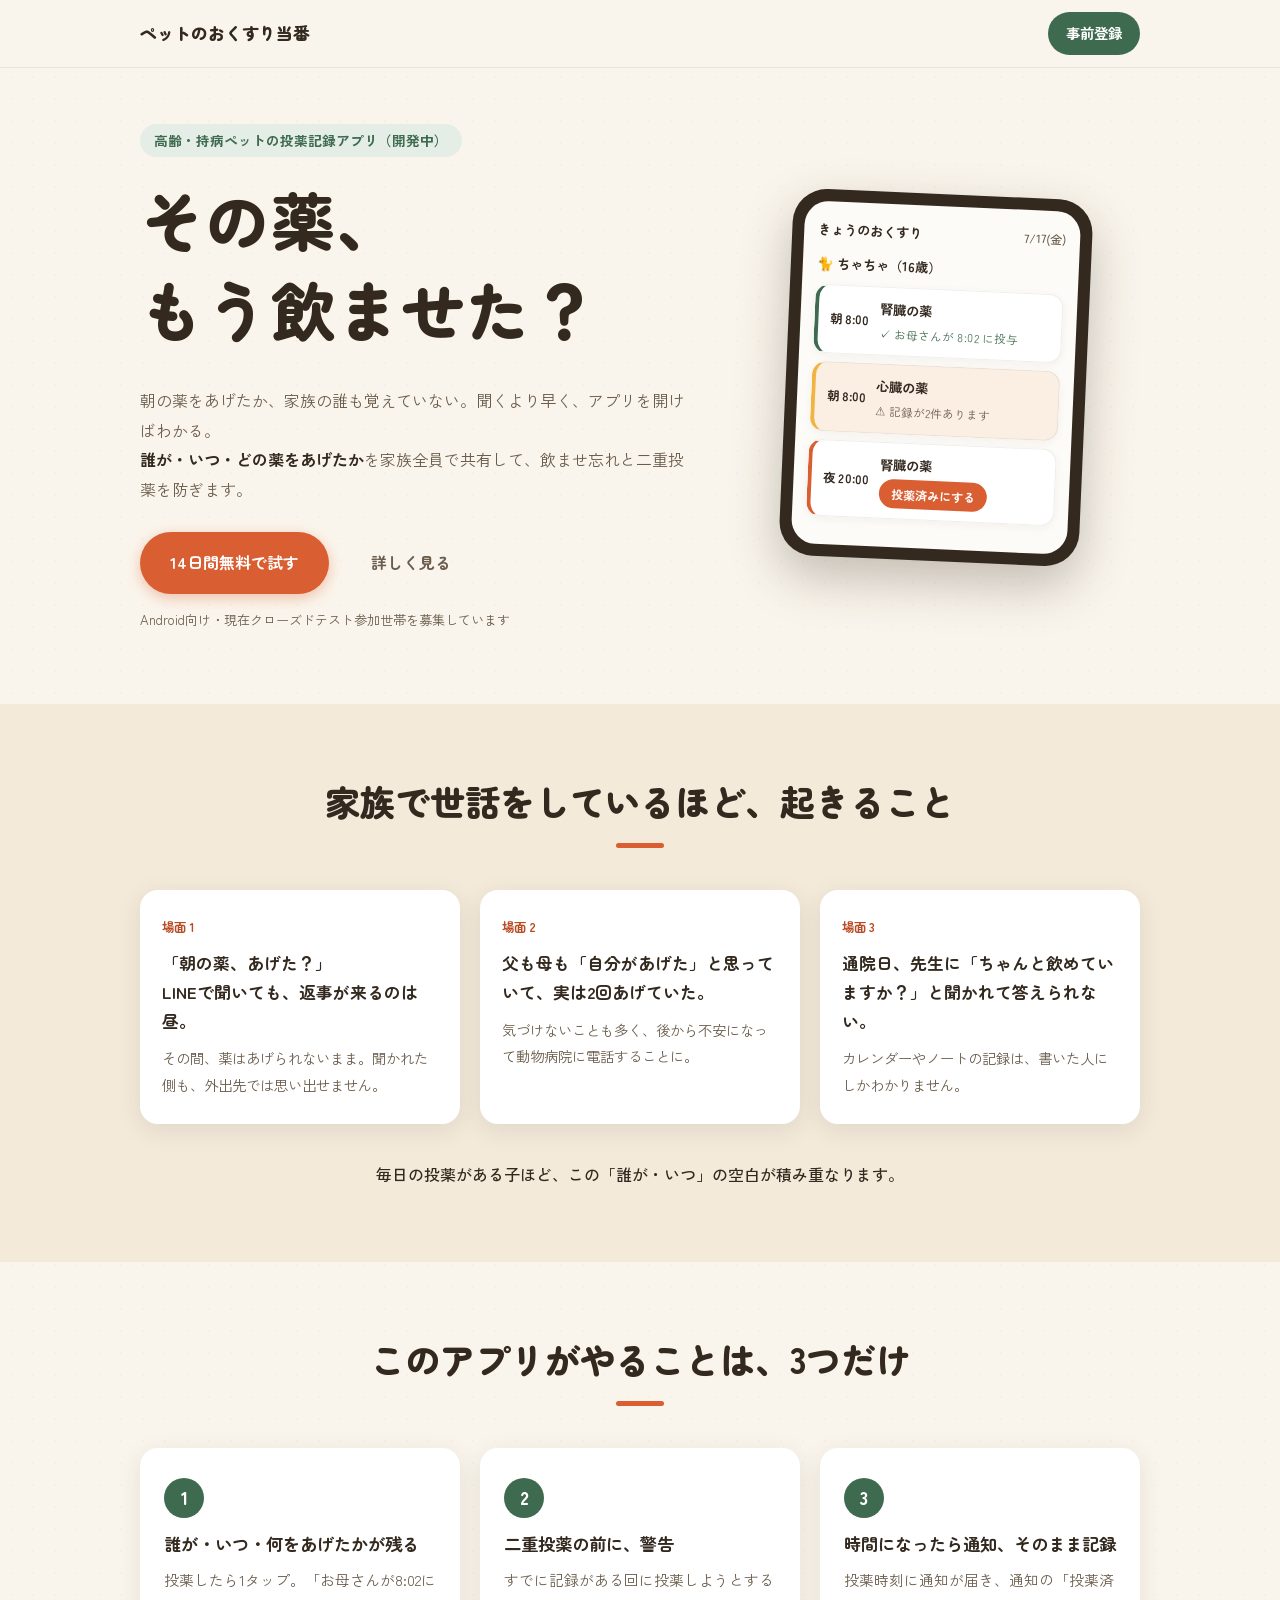
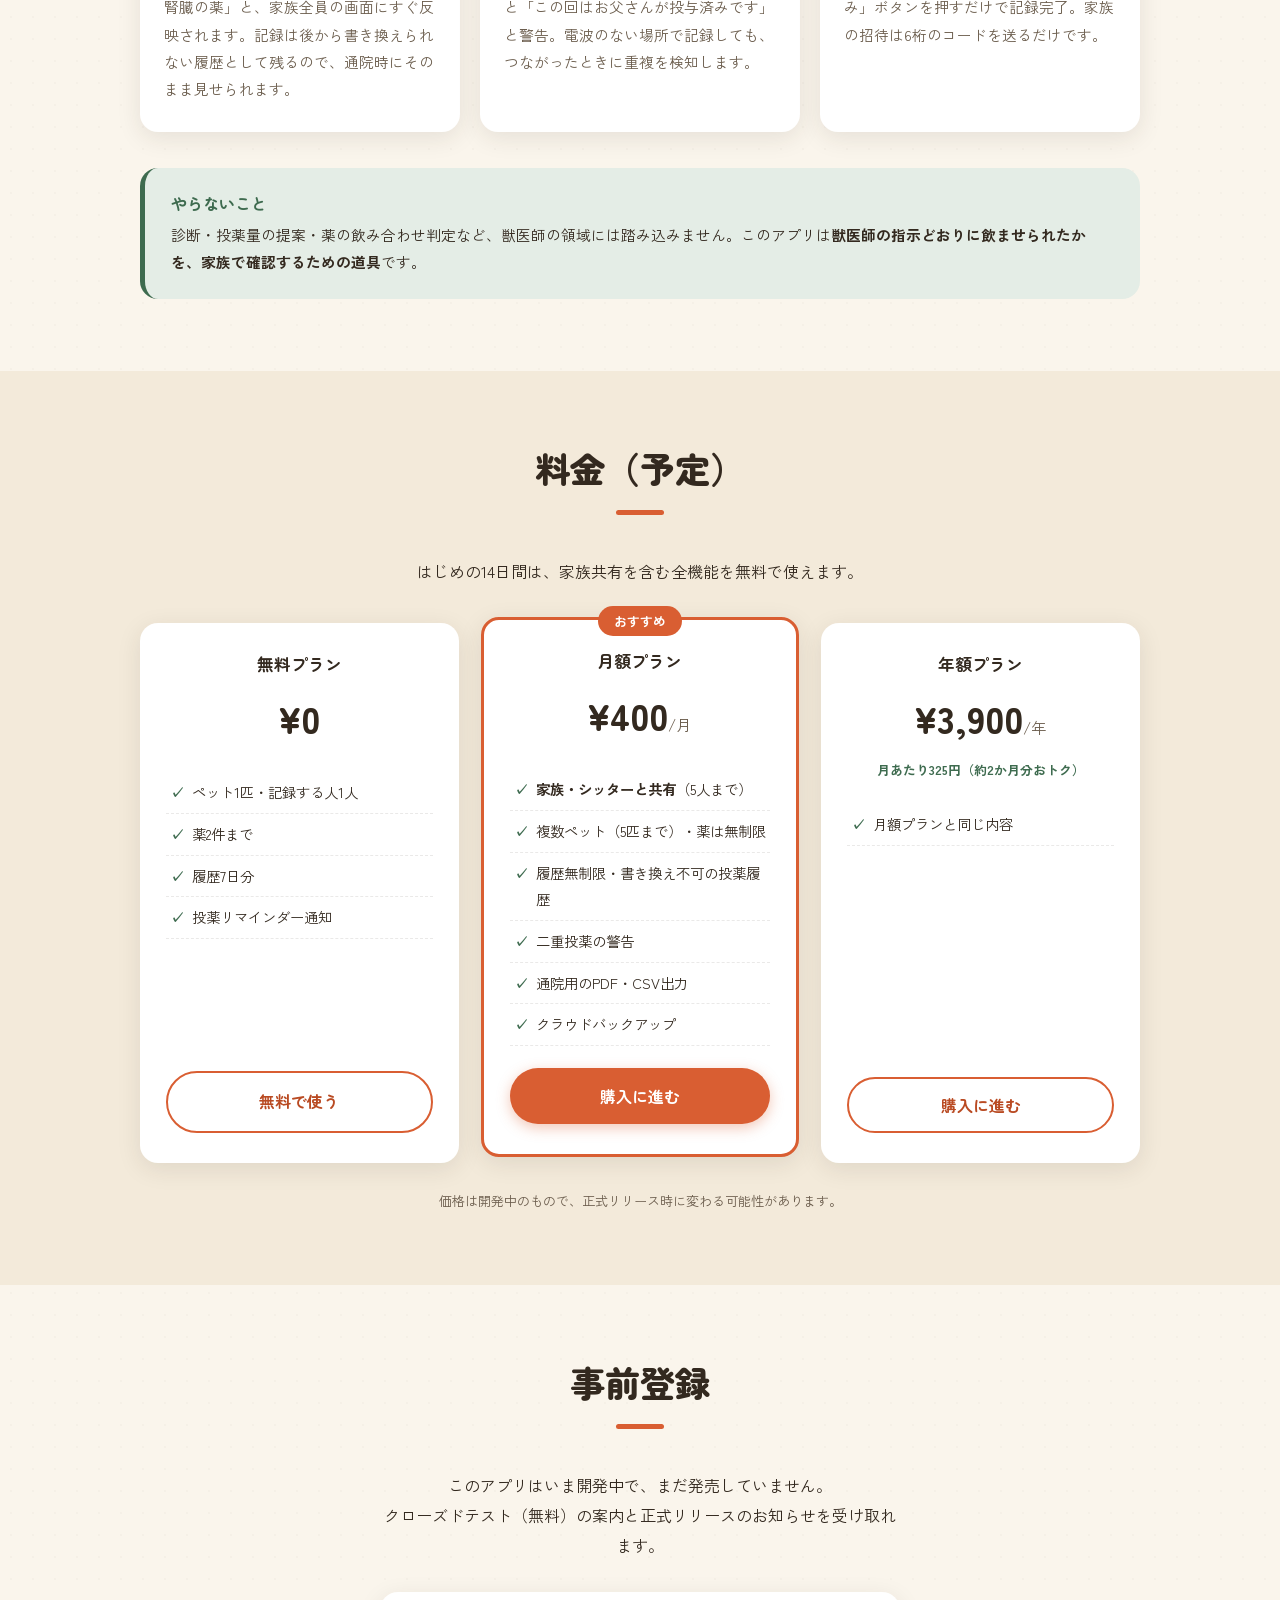
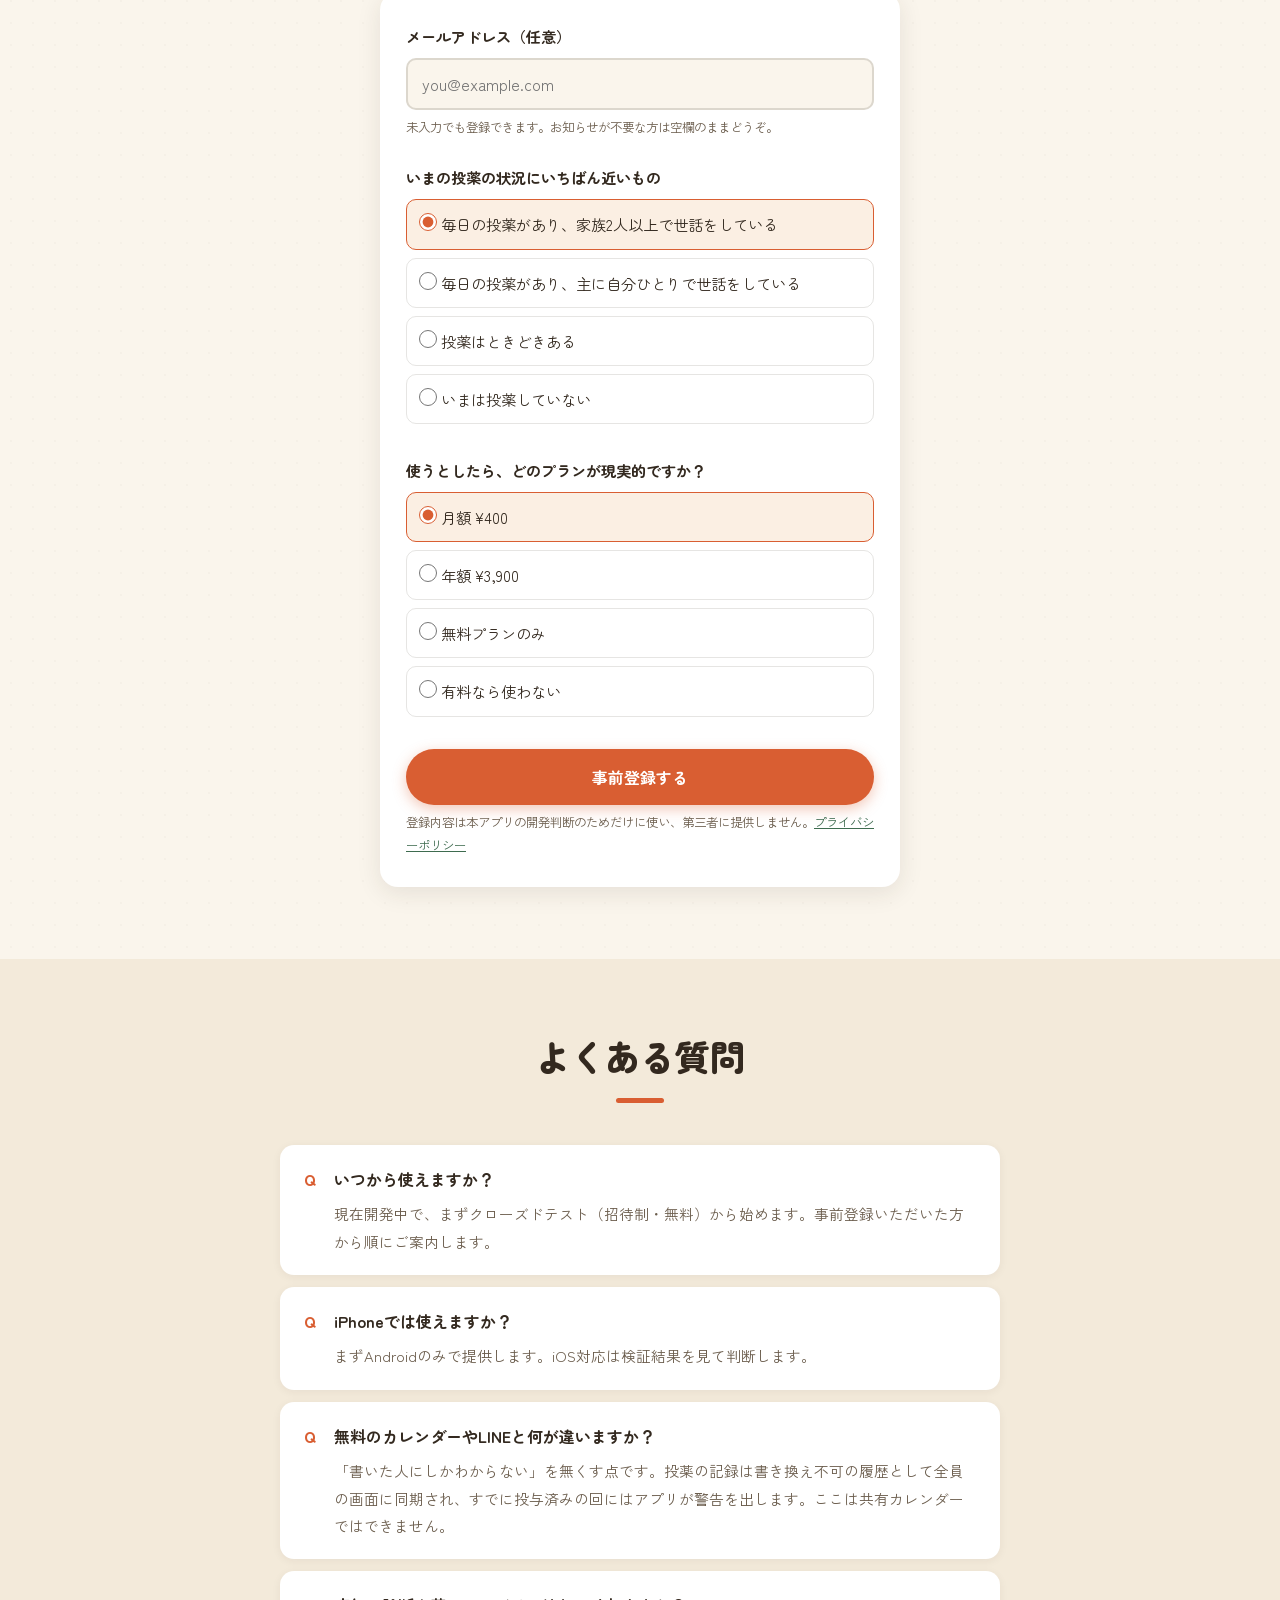
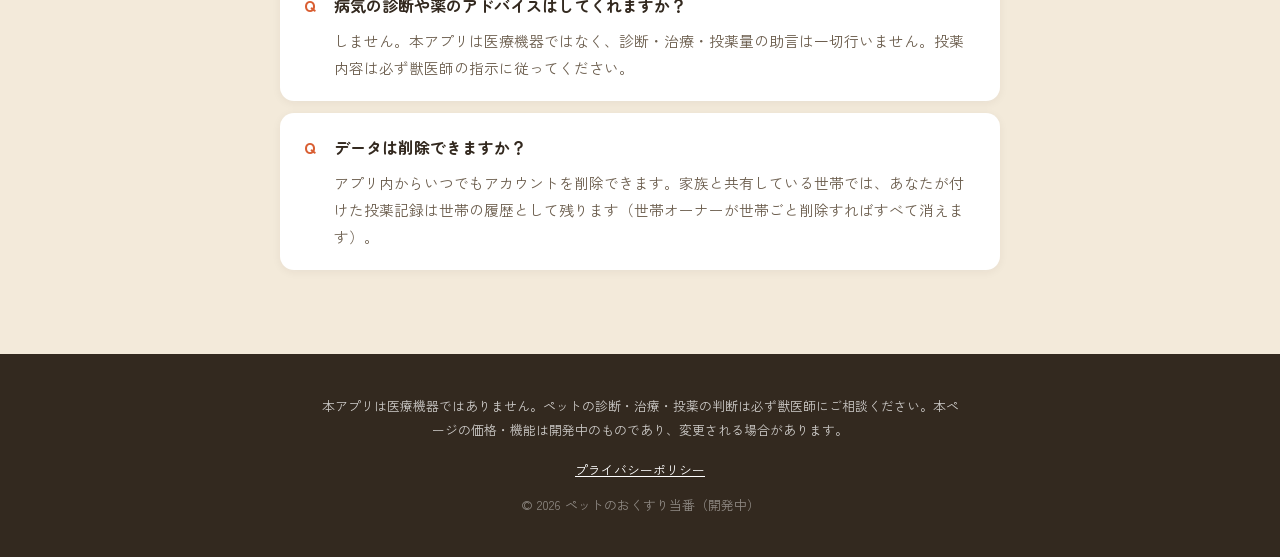
<file: lp/index.html>
<!DOCTYPE html>
<html lang="ja">
<head>
<meta charset="UTF-8">
<meta name="viewport" content="width=device-width, initial-scale=1.0">
<title>ペットのおくすり当番 — 家族で防ぐ、飲ませ忘れと二重投薬</title>
<meta name="description" content="高齢・持病の犬猫の投薬を家族で共有。誰が・いつ・どの薬をあげたかが1タップでわかる、投薬記録アプリ（開発中・事前登録受付中）">
<link rel="preconnect" href="https://fonts.googleapis.com">
<link rel="preconnect" href="https://fonts.gstatic.com" crossorigin>
<link href="https://fonts.googleapis.com/css2?family=Zen+Maru+Gothic:wght@500;700;900&family=Zen+Kaku+Gothic+New:wght@400;500;700&display=swap" rel="stylesheet">
<link rel="stylesheet" href="css/style.css">
</head>
<body>

<header class="site-header">
  <div class="wrap header-inner">
    <span class="brand">ペットのおくすり当番</span>
    <a href="#preregister" class="header-cta" data-ev="cta_click" data-plan="header">事前登録</a>
  </div>
</header>

<main>
<!-- ============ HERO ============ -->
<section class="hero" aria-labelledby="hero-heading">
  <div class="wrap hero-grid">
    <div class="hero-copy">
      <p class="hero-eyebrow">高齢・持病ペットの投薬記録アプリ（開発中）</p>
      <h1 id="hero-heading">その薬、<br>もう飲ませた？</h1>
      <p class="hero-lead">
        朝の薬をあげたか、家族の誰も覚えていない。聞くより早く、アプリを開けばわかる。<br class="pc-only">
        <strong>誰が・いつ・どの薬をあげたか</strong>を家族全員で共有して、飲ませ忘れと二重投薬を防ぎます。
      </p>
      <div class="hero-actions">
        <a href="#pricing" class="btn btn-primary" data-ev="cta_click" data-plan="hero">14日間無料で試す</a>
        <a href="#problem" class="btn btn-ghost">詳しく見る</a>
      </div>
      <p class="hero-note">Android向け・現在クローズドテスト参加世帯を募集しています</p>
    </div>

    <!-- アプリ画面イメージ（CSSモック） -->
    <div class="phone" aria-hidden="true">
      <div class="phone-screen">
        <div class="phone-appbar">きょうのおくすり <span>7/17(金)</span></div>
        <div class="phone-pet">🐈 ちゃちゃ（16歳）</div>
        <div class="dose-card done">
          <div class="dose-time">朝 8:00</div>
          <div class="dose-body">
            <span class="dose-name">腎臓の薬</span>
            <span class="dose-by">✓ お母さんが 8:02 に投与</span>
          </div>
        </div>
        <div class="dose-card warn">
          <div class="dose-time">朝 8:00</div>
          <div class="dose-body">
            <span class="dose-name">心臓の薬</span>
            <span class="dose-by">⚠ 記録が2件あります</span>
          </div>
        </div>
        <div class="dose-card todo">
          <div class="dose-time">夜 20:00</div>
          <div class="dose-body">
            <span class="dose-name">腎臓の薬</span>
            <button class="dose-btn" tabindex="-1">投薬済みにする</button>
          </div>
        </div>
      </div>
    </div>
  </div>
</section>

<!-- ============ 問題 ============ -->
<section id="problem" class="problem" aria-labelledby="problem-heading">
  <div class="wrap">
    <h2 id="problem-heading">家族で世話をしているほど、<br class="sp-only">起きること</h2>
    <div class="scene-grid">
      <article class="scene">
        <p class="scene-tag">場面 1</p>
        <p class="scene-quote">「朝の薬、あげた？」<br>LINEで聞いても、返事が来るのは昼。</p>
        <p class="scene-desc">その間、薬はあげられないまま。聞かれた側も、外出先では思い出せません。</p>
      </article>
      <article class="scene">
        <p class="scene-tag">場面 2</p>
        <p class="scene-quote">父も母も「自分があげた」と思っていて、実は2回あげていた。</p>
        <p class="scene-desc">気づけないことも多く、後から不安になって動物病院に電話することに。</p>
      </article>
      <article class="scene">
        <p class="scene-tag">場面 3</p>
        <p class="scene-quote">通院日、先生に「ちゃんと飲めていますか？」と聞かれて答えられない。</p>
        <p class="scene-desc">カレンダーやノートの記録は、書いた人にしかわかりません。</p>
      </article>
    </div>
    <p class="problem-close">毎日の投薬がある子ほど、この「誰が・いつ」の空白が積み重なります。</p>
  </div>
</section>

<!-- ============ 解決 ============ -->
<section class="solution" aria-labelledby="solution-heading">
  <div class="wrap">
    <h2 id="solution-heading">このアプリがやることは、<br class="sp-only">3つだけ</h2>
    <div class="feature-grid">
      <article class="feature">
        <div class="feature-num">1</div>
        <h3>誰が・いつ・何をあげたかが残る</h3>
        <p>投薬したら1タップ。「お母さんが8:02に腎臓の薬」と、家族全員の画面にすぐ反映されます。記録は後から書き換えられない履歴として残るので、通院時にそのまま見せられます。</p>
      </article>
      <article class="feature">
        <div class="feature-num">2</div>
        <h3>二重投薬の前に、警告</h3>
        <p>すでに記録がある回に投薬しようとすると「この回はお父さんが投与済みです」と警告。電波のない場所で記録しても、つながったときに重複を検知します。</p>
      </article>
      <article class="feature">
        <div class="feature-num">3</div>
        <h3>時間になったら通知、そのまま記録</h3>
        <p>投薬時刻に通知が届き、通知の「投薬済み」ボタンを押すだけで記録完了。家族の招待は6桁のコードを送るだけです。</p>
      </article>
    </div>
    <div class="not-do">
      <h3>やらないこと</h3>
      <p>診断・投薬量の提案・薬の飲み合わせ判定など、獣医師の領域には踏み込みません。このアプリは<strong>獣医師の指示どおりに飲ませられたかを、家族で確認するための道具</strong>です。</p>
    </div>
  </div>
</section>

<!-- ============ 料金 ============ -->
<section id="pricing" class="pricing" aria-labelledby="pricing-heading">
  <div class="wrap">
    <h2 id="pricing-heading">料金（予定）</h2>
    <p class="pricing-lead">はじめの14日間は、家族共有を含む全機能を無料で使えます。</p>
    <div class="plan-grid">
      <article class="plan">
        <h3 class="plan-name">無料プラン</h3>
        <p class="plan-price"><span class="price-num">¥0</span></p>
        <ul class="plan-list">
          <li>ペット1匹・記録する人1人</li>
          <li>薬2件まで</li>
          <li>履歴7日分</li>
          <li>投薬リマインダー通知</li>
        </ul>
        <a href="#preregister" class="btn btn-outline plan-cta" data-ev="cta_click" data-plan="free">無料で使う</a>
      </article>
      <article class="plan plan-featured">
        <p class="plan-badge">おすすめ</p>
        <h3 class="plan-name">月額プラン</h3>
        <p class="plan-price"><span class="price-num">¥400</span><span class="price-unit">/月</span></p>
        <ul class="plan-list">
          <li><strong>家族・シッターと共有</strong>（5人まで）</li>
          <li>複数ペット（5匹まで）・薬は無制限</li>
          <li>履歴無制限・書き換え不可の投薬履歴</li>
          <li>二重投薬の警告</li>
          <li>通院用のPDF・CSV出力</li>
          <li>クラウドバックアップ</li>
        </ul>
        <button type="button" class="btn btn-primary plan-cta js-buy" data-ev="cta_click" data-plan="monthly">購入に進む</button>
      </article>
      <article class="plan">
        <h3 class="plan-name">年額プラン</h3>
        <p class="plan-price"><span class="price-num">¥3,900</span><span class="price-unit">/年</span></p>
        <p class="plan-sub">月あたり325円（約2か月分おトク）</p>
        <ul class="plan-list">
          <li>月額プランと同じ内容</li>
        </ul>
        <button type="button" class="btn btn-outline plan-cta js-buy" data-ev="cta_click" data-plan="yearly">購入に進む</button>
      </article>
    </div>
    <p class="pricing-note">価格は開発中のもので、正式リリース時に変わる可能性があります。</p>
  </div>
</section>

<!-- ============ 事前登録 ============ -->
<section id="preregister" class="preregister" aria-labelledby="prereg-heading">
  <div class="wrap prereg-inner">
    <h2 id="prereg-heading">事前登録</h2>
    <p class="prereg-lead">
      このアプリはいま開発中で、まだ発売していません。<br>
      クローズドテスト（無料）の案内と正式リリースのお知らせを受け取れます。
    </p>
    <form id="prereg-form" novalidate>
      <div class="field">
        <label for="f-email">メールアドレス（任意）</label>
        <input type="email" id="f-email" name="email" inputmode="email" autocomplete="email" placeholder="you@example.com">
        <p class="field-help">未入力でも登録できます。お知らせが不要な方は空欄のままどうぞ。</p>
      </div>
      <fieldset class="field">
        <legend>いまの投薬の状況にいちばん近いもの</legend>
        <label class="radio"><input type="radio" name="situation" value="daily_multi" checked> 毎日の投薬があり、家族2人以上で世話をしている</label>
        <label class="radio"><input type="radio" name="situation" value="daily_solo"> 毎日の投薬があり、主に自分ひとりで世話をしている</label>
        <label class="radio"><input type="radio" name="situation" value="sometimes"> 投薬はときどきある</label>
        <label class="radio"><input type="radio" name="situation" value="none"> いまは投薬していない</label>
      </fieldset>
      <fieldset class="field">
        <legend>使うとしたら、どのプランが現実的ですか？</legend>
        <label class="radio"><input type="radio" name="plan_interest" value="monthly" checked> 月額 ¥400</label>
        <label class="radio"><input type="radio" name="plan_interest" value="yearly"> 年額 ¥3,900</label>
        <label class="radio"><input type="radio" name="plan_interest" value="free"> 無料プランのみ</label>
        <label class="radio"><input type="radio" name="plan_interest" value="no"> 有料なら使わない</label>
      </fieldset>
      <button type="submit" class="btn btn-primary btn-block">事前登録する</button>
      <p class="field-help">登録内容は本アプリの開発判断のためだけに使い、第三者に提供しません。<a href="privacy.html">プライバシーポリシー</a></p>
    </form>
    <div id="prereg-done" class="prereg-done" hidden>
      <p><strong>登録を受け付けました。</strong></p>
      <p>クローズドテストの準備ができ次第、ご連絡します（メール未入力の方はこのページの更新をお待ちください）。</p>
    </div>
  </div>
</section>

<!-- ============ FAQ ============ -->
<section class="faq" aria-labelledby="faq-heading">
  <div class="wrap">
    <h2 id="faq-heading">よくある質問</h2>
    <dl class="faq-list">
      <div class="faq-item">
        <dt>いつから使えますか？</dt>
        <dd>現在開発中で、まずクローズドテスト（招待制・無料）から始めます。事前登録いただいた方から順にご案内します。</dd>
      </div>
      <div class="faq-item">
        <dt>iPhoneでは使えますか？</dt>
        <dd>まずAndroidのみで提供します。iOS対応は検証結果を見て判断します。</dd>
      </div>
      <div class="faq-item">
        <dt>無料のカレンダーやLINEと何が違いますか？</dt>
        <dd>「書いた人にしかわからない」を無くす点です。投薬の記録は書き換え不可の履歴として全員の画面に同期され、すでに投与済みの回にはアプリが警告を出します。ここは共有カレンダーではできません。</dd>
      </div>
      <div class="faq-item">
        <dt>病気の診断や薬のアドバイスはしてくれますか？</dt>
        <dd>しません。本アプリは医療機器ではなく、診断・治療・投薬量の助言は一切行いません。投薬内容は必ず獣医師の指示に従ってください。</dd>
      </div>
      <div class="faq-item">
        <dt>データは削除できますか？</dt>
        <dd>アプリ内からいつでもアカウントを削除できます。家族と共有している世帯では、あなたが付けた投薬記録は世帯の履歴として残ります（世帯オーナーが世帯ごと削除すればすべて消えます）。</dd>
      </div>
    </dl>
  </div>
</section>
</main>

<footer class="site-footer">
  <div class="wrap">
    <p class="footer-disclaimer">本アプリは医療機器ではありません。ペットの診断・治療・投薬の判断は必ず獣医師にご相談ください。本ページの価格・機能は開発中のものであり、変更される場合があります。</p>
    <p class="footer-links"><a href="privacy.html">プライバシーポリシー</a></p>
    <p class="footer-copy">© 2026 ペットのおくすり当番（開発中）</p>
  </div>
</footer>

<!-- 購入CTAモーダル（未発売の明示） -->
<div class="modal-backdrop" id="buy-modal" hidden>
  <div class="modal" role="dialog" aria-modal="true" aria-labelledby="modal-title">
    <h3 id="modal-title">まだ発売前です</h3>
    <p>「ペットのおくすり当番」は開発中のため、まだ購入できません。<br>
    事前登録いただくと、クローズドテスト（無料）と発売開始のご案内をお送りします。</p>
    <div class="modal-actions">
      <a href="#preregister" class="btn btn-primary js-modal-close" id="modal-prereg">事前登録に進む</a>
      <button type="button" class="btn btn-ghost js-modal-close">閉じる</button>
    </div>
  </div>
</div>

<script src="js/beacon.js"></script>
</body>
</html>
</file>
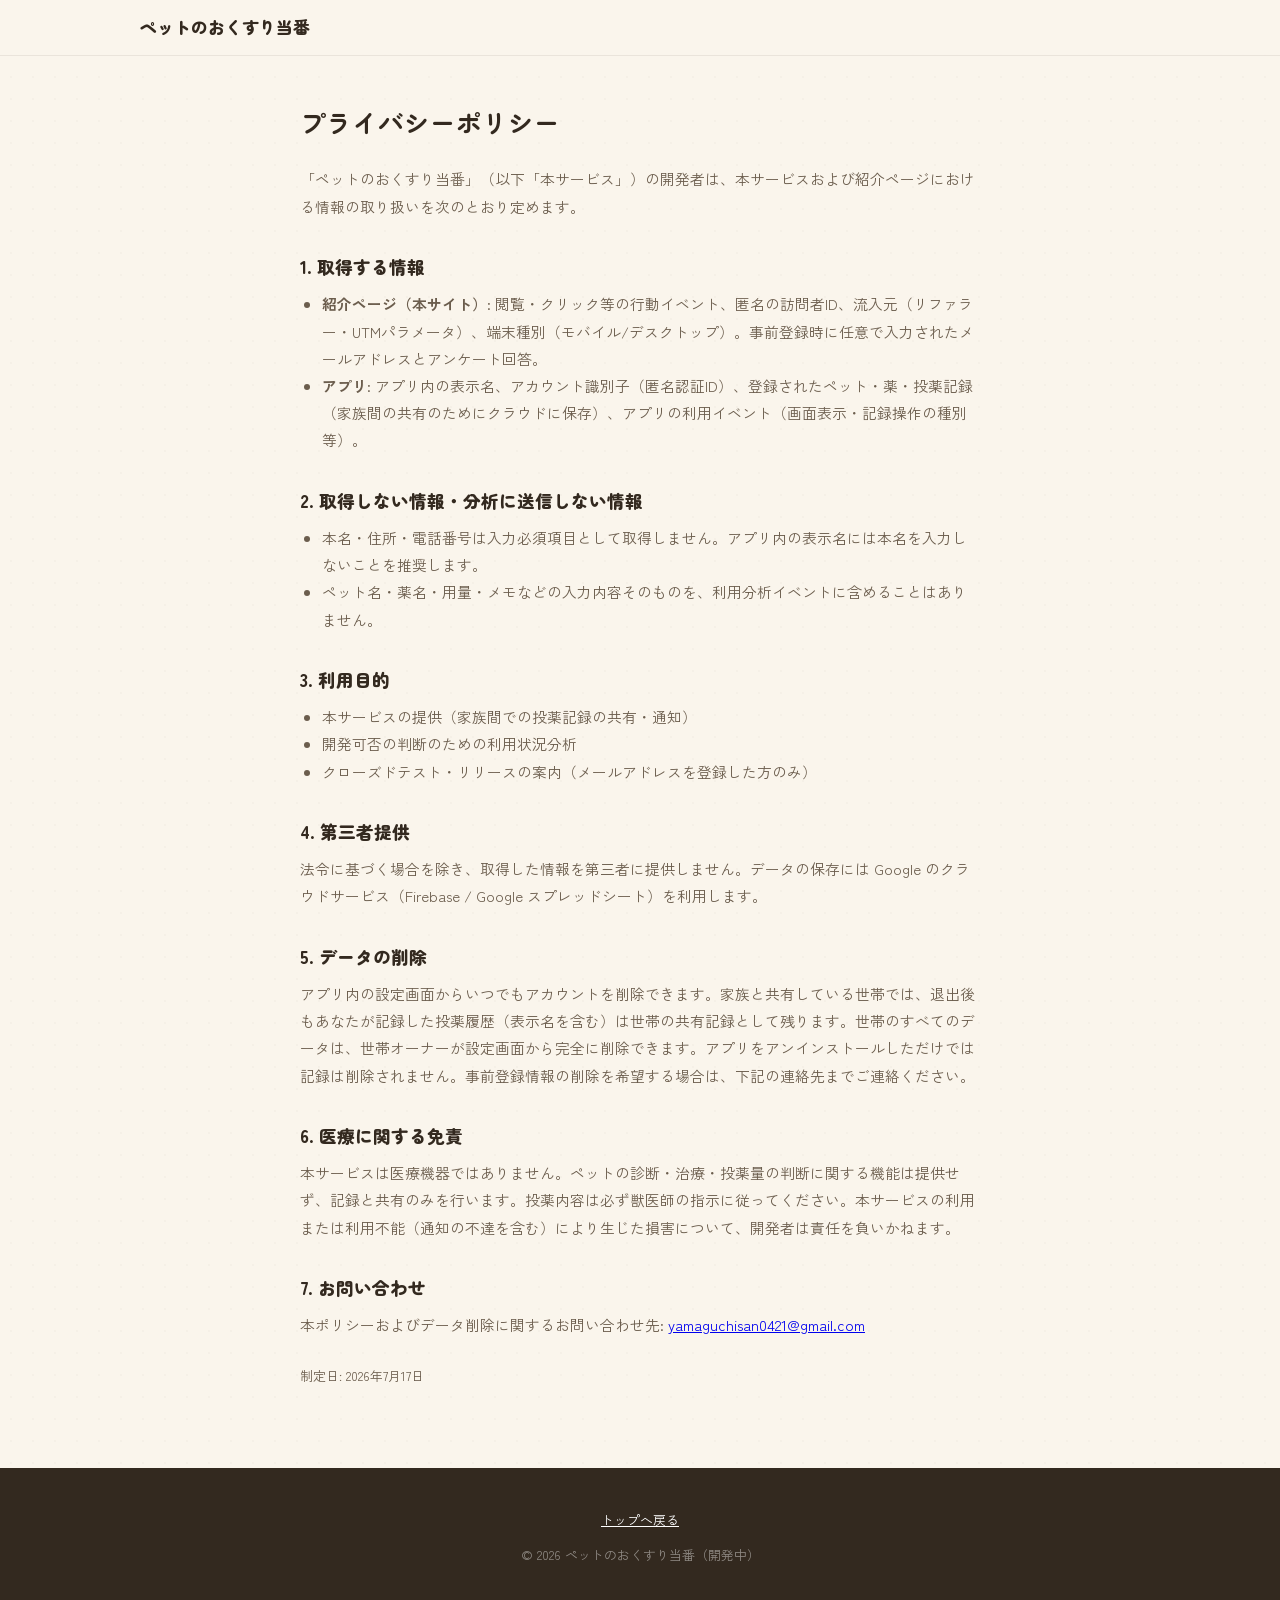
<file: lp/privacy.html>
<!DOCTYPE html>
<html lang="ja">
<head>
<meta charset="UTF-8">
<meta name="viewport" content="width=device-width, initial-scale=1.0">
<title>プライバシーポリシー — ペットのおくすり当番</title>
<meta name="robots" content="noindex">
<link href="https://fonts.googleapis.com/css2?family=Zen+Maru+Gothic:wght@700;900&family=Zen+Kaku+Gothic+New:wght@400;700&display=swap" rel="stylesheet">
<link rel="stylesheet" href="css/style.css">
<style>
  .legal { max-width: 720px; margin: 0 auto; padding: 48px 20px 80px; }
  .legal h1 { font-size: 1.6rem; margin-bottom: 1em; }
  .legal h2 { font-size: 1.1rem; text-align: left; margin: 2em 0 0.6em; }
  .legal h2::after { display: none; }
  .legal p, .legal li { font-size: 0.92rem; color: var(--ink-soft); }
  .legal ul { padding-left: 1.4em; }
  .legal .updated { font-size: 0.8rem; margin-top: 2em; }
</style>
</head>
<body>
<header class="site-header">
  <div class="wrap header-inner">
    <a href="index.html" class="brand" style="text-decoration:none;color:inherit">ペットのおくすり当番</a>
  </div>
</header>
<main class="legal">
  <h1>プライバシーポリシー</h1>
  <p>「ペットのおくすり当番」（以下「本サービス」）の開発者は、本サービスおよび紹介ページにおける情報の取り扱いを次のとおり定めます。</p>

  <h2>1. 取得する情報</h2>
  <ul>
    <li><strong>紹介ページ（本サイト）</strong>: 閲覧・クリック等の行動イベント、匿名の訪問者ID、流入元（リファラー・UTMパラメータ）、端末種別（モバイル/デスクトップ）。事前登録時に任意で入力されたメールアドレスとアンケート回答。</li>
    <li><strong>アプリ</strong>: アプリ内の表示名、アカウント識別子（匿名認証ID）、登録されたペット・薬・投薬記録（家族間の共有のためにクラウドに保存）、アプリの利用イベント（画面表示・記録操作の種別等）。</li>
  </ul>

  <h2>2. 取得しない情報・分析に送信しない情報</h2>
  <ul>
    <li>本名・住所・電話番号は入力必須項目として取得しません。アプリ内の表示名には本名を入力しないことを推奨します。</li>
    <li>ペット名・薬名・用量・メモなどの入力内容そのものを、利用分析イベントに含めることはありません。</li>
  </ul>

  <h2>3. 利用目的</h2>
  <ul>
    <li>本サービスの提供（家族間での投薬記録の共有・通知）</li>
    <li>開発可否の判断のための利用状況分析</li>
    <li>クローズドテスト・リリースの案内（メールアドレスを登録した方のみ）</li>
  </ul>

  <h2>4. 第三者提供</h2>
  <p>法令に基づく場合を除き、取得した情報を第三者に提供しません。データの保存には Google のクラウドサービス（Firebase / Google スプレッドシート）を利用します。</p>

  <h2 id="data-deletion">5. データの削除</h2>
  <p>アプリ内の設定画面からいつでもアカウントを削除できます。家族と共有している世帯では、退出後もあなたが記録した投薬履歴（表示名を含む）は世帯の共有記録として残ります。世帯のすべてのデータは、世帯オーナーが設定画面から完全に削除できます。アプリをアンインストールしただけでは記録は削除されません。事前登録情報の削除を希望する場合は、下記の連絡先までご連絡ください。</p>

  <h2>6. 医療に関する免責</h2>
  <p>本サービスは医療機器ではありません。ペットの診断・治療・投薬量の判断に関する機能は提供せず、記録と共有のみを行います。投薬内容は必ず獣医師の指示に従ってください。本サービスの利用または利用不能（通知の不達を含む）により生じた損害について、開発者は責任を負いかねます。</p>

  <h2>7. お問い合わせ</h2>
  <p>本ポリシーおよびデータ削除に関するお問い合わせ先:
  <a href="mailto:yamaguchisan0421@gmail.com">yamaguchisan0421@gmail.com</a>
  <!-- 公開前に必ず問い合わせ用メールアドレスへ書き換えること（docs/10 チェックリスト参照） --></p>

  <p class="updated">制定日: 2026年7月17日</p>
</main>
<footer class="site-footer">
  <div class="wrap">
    <p class="footer-links"><a href="index.html">トップへ戻る</a></p>
    <p class="footer-copy">© 2026 ペットのおくすり当番（開発中）</p>
  </div>
</footer>
</body>
</html>
</file>
<file: lp/css/style.css>
/* ペットのおくすり当番 LP — warm paper × persimmon × pine */

:root {
  --paper: #FAF5EC;
  --paper-deep: #F3EADA;
  --ink: #33291F;
  --ink-soft: #6B5D4D;
  --persimmon: #D95E32;
  --persimmon-deep: #B94A22;
  --pine: #3E6B4F;
  --pine-soft: #E4EDE6;
  --amber: #F2B441;
  --card: #FFFFFF;
  --warn-bg: #FBEFE3;
  --radius: 18px;
  --shadow: 0 6px 24px rgba(51, 41, 31, 0.10);
  --font-display: "Zen Maru Gothic", sans-serif;
  --font-body: "Zen Kaku Gothic New", sans-serif;
}

* { margin: 0; padding: 0; box-sizing: border-box; }

html { scroll-behavior: smooth; }

body {
  font-family: var(--font-body);
  background: var(--paper);
  color: var(--ink);
  font-size: 16px;
  line-height: 1.85;
  /* subtle paper grain */
  background-image: radial-gradient(rgba(51,41,31,0.025) 1px, transparent 1px);
  background-size: 22px 22px;
}

.wrap { max-width: 1040px; margin: 0 auto; padding: 0 20px; }

h1, h2, h3 { font-family: var(--font-display); line-height: 1.4; }

h2 {
  font-size: clamp(1.5rem, 1.2rem + 1.8vw, 2.2rem);
  font-weight: 900;
  margin-bottom: 1.2em;
  text-align: center;
}
h2::after {
  content: "";
  display: block;
  width: 48px; height: 5px;
  border-radius: 3px;
  background: var(--persimmon);
  margin: 0.5em auto 0;
}

.sp-only { display: inline; }
.pc-only { display: none; }
@media (min-width: 720px) {
  .sp-only { display: none; }
  .pc-only { display: inline; }
}

/* ---------- buttons ---------- */
.btn {
  display: inline-block;
  font-family: var(--font-display);
  font-weight: 700;
  font-size: 1rem;
  padding: 14px 28px;
  border-radius: 999px;
  border: 2px solid transparent;
  cursor: pointer;
  text-decoration: none;
  text-align: center;
  transition: transform 0.15s ease, box-shadow 0.15s ease, background 0.15s ease;
  min-height: 44px;
}
.btn:focus-visible { outline: 3px solid var(--amber); outline-offset: 2px; }
.btn-primary {
  background: var(--persimmon);
  color: #fff;
  box-shadow: 0 4px 14px rgba(217, 94, 50, 0.35);
}
.btn-primary:hover { background: var(--persimmon-deep); transform: translateY(-2px); }
.btn-outline {
  background: transparent;
  color: var(--persimmon-deep);
  border-color: var(--persimmon);
}
.btn-outline:hover { background: rgba(217, 94, 50, 0.08); transform: translateY(-2px); }
.btn-ghost { background: transparent; color: var(--ink-soft); }
.btn-ghost:hover { color: var(--ink); }
.btn-block { width: 100%; }

/* ---------- header ---------- */
.site-header {
  position: sticky; top: 0; z-index: 50;
  background: rgba(250, 245, 236, 0.92);
  backdrop-filter: blur(8px);
  border-bottom: 1px solid rgba(51, 41, 31, 0.08);
}
.header-inner { display: flex; align-items: center; justify-content: space-between; padding-top: 12px; padding-bottom: 12px; }
.brand { font-family: var(--font-display); font-weight: 900; font-size: 1.05rem; }
.header-cta {
  font-family: var(--font-display); font-weight: 700; font-size: 0.9rem;
  color: #fff; background: var(--pine);
  padding: 8px 18px; border-radius: 999px; text-decoration: none;
}
.header-cta:hover { opacity: 0.9; }

/* ---------- hero ---------- */
.hero { padding: 56px 0 72px; overflow: hidden; }
.hero-grid { display: grid; gap: 40px; align-items: center; }
@media (min-width: 860px) { .hero-grid { grid-template-columns: 1.15fr 0.85fr; } }

.hero-eyebrow {
  display: inline-block;
  font-size: 0.85rem; font-weight: 700;
  color: var(--pine);
  background: var(--pine-soft);
  padding: 4px 14px; border-radius: 999px;
  margin-bottom: 18px;
}
.hero h1 {
  font-size: clamp(2.4rem, 1.6rem + 4.5vw, 4rem);
  font-weight: 900;
  letter-spacing: 0.02em;
  margin-bottom: 0.5em;
}
.hero-lead { color: var(--ink-soft); margin-bottom: 28px; }
.hero-lead strong { color: var(--ink); }
.hero-actions { display: flex; flex-wrap: wrap; gap: 12px; align-items: center; }
.hero-note { font-size: 0.82rem; color: var(--ink-soft); margin-top: 14px; }

/* phone mock */
.phone {
  width: min(300px, 82vw);
  margin: 0 auto;
  background: var(--ink);
  border-radius: 34px;
  padding: 12px;
  box-shadow: 0 20px 50px rgba(51, 41, 31, 0.28);
  transform: rotate(2.5deg);
}
.phone-screen {
  background: #FDFBF7;
  border-radius: 24px;
  padding: 16px 14px 20px;
  font-size: 0.82rem;
}
.phone-appbar {
  font-family: var(--font-display); font-weight: 700;
  display: flex; justify-content: space-between; align-items: baseline;
  margin-bottom: 10px;
}
.phone-appbar span { font-size: 0.75rem; color: var(--ink-soft); font-weight: 500; }
.phone-pet { font-weight: 700; margin-bottom: 8px; }
.dose-card {
  display: flex; gap: 10px; align-items: center;
  background: var(--card);
  border: 1px solid rgba(51, 41, 31, 0.08);
  border-radius: 14px;
  padding: 10px 12px;
  margin-bottom: 8px;
  box-shadow: 0 2px 8px rgba(51, 41, 31, 0.05);
}
.dose-card.done { border-left: 4px solid var(--pine); }
.dose-card.warn { border-left: 4px solid var(--amber); background: var(--warn-bg); }
.dose-card.todo { border-left: 4px solid var(--persimmon); }
.dose-time { font-family: var(--font-display); font-weight: 700; font-size: 0.78rem; white-space: nowrap; }
.dose-body { display: flex; flex-direction: column; gap: 2px; flex: 1; }
.dose-name { font-weight: 700; }
.dose-by { font-size: 0.72rem; color: var(--ink-soft); }
.dose-card.done .dose-by { color: var(--pine); }
.dose-btn {
  font-family: var(--font-display); font-weight: 700; font-size: 0.75rem;
  color: #fff; background: var(--persimmon);
  border: none; border-radius: 999px;
  padding: 6px 12px; align-self: flex-start;
}

/* ---------- problem ---------- */
.problem { background: var(--paper-deep); padding: 72px 0; }
.scene-grid { display: grid; gap: 20px; }
@media (min-width: 780px) { .scene-grid { grid-template-columns: repeat(3, 1fr); } }
.scene {
  background: var(--card);
  border-radius: var(--radius);
  padding: 26px 22px;
  box-shadow: var(--shadow);
}
.scene-tag {
  font-family: var(--font-display); font-weight: 700; font-size: 0.78rem;
  color: var(--persimmon-deep);
  margin-bottom: 10px;
}
.scene-quote {
  font-family: var(--font-display); font-weight: 700;
  font-size: 1.05rem; line-height: 1.7;
  margin-bottom: 10px;
}
.scene-desc { font-size: 0.9rem; color: var(--ink-soft); }
.problem-close { text-align: center; margin-top: 36px; font-weight: 500; }

/* ---------- solution ---------- */
.solution { padding: 72px 0; }
.feature-grid { display: grid; gap: 20px; margin-bottom: 36px; }
@media (min-width: 780px) { .feature-grid { grid-template-columns: repeat(3, 1fr); } }
.feature {
  background: var(--card);
  border-radius: var(--radius);
  padding: 30px 24px;
  box-shadow: var(--shadow);
  position: relative;
}
.feature-num {
  font-family: var(--font-display); font-weight: 900;
  font-size: 1.1rem; color: #fff;
  background: var(--pine);
  width: 40px; height: 40px; border-radius: 50%;
  display: grid; place-items: center;
  margin-bottom: 14px;
}
.feature h3 { font-size: 1.08rem; font-weight: 700; margin-bottom: 10px; }
.feature p { font-size: 0.92rem; color: var(--ink-soft); }
.not-do {
  background: var(--pine-soft);
  border-radius: var(--radius);
  padding: 24px 26px;
  border-left: 5px solid var(--pine);
}
.not-do h3 { font-size: 1rem; color: var(--pine); margin-bottom: 6px; }
.not-do p { font-size: 0.92rem; }

/* ---------- pricing ---------- */
.pricing { background: var(--paper-deep); padding: 72px 0; }
.pricing-lead { text-align: center; margin-bottom: 36px; }
.plan-grid { display: grid; gap: 22px; align-items: stretch; }
@media (min-width: 820px) { .plan-grid { grid-template-columns: repeat(3, 1fr); } }
.plan {
  background: var(--card);
  border-radius: var(--radius);
  padding: 30px 26px;
  box-shadow: var(--shadow);
  display: flex; flex-direction: column;
  position: relative;
}
.plan-featured {
  border: 3px solid var(--persimmon);
  transform: translateY(-6px);
}
.plan-badge {
  position: absolute; top: -14px; left: 50%; transform: translateX(-50%);
  font-family: var(--font-display); font-weight: 700; font-size: 0.8rem;
  background: var(--persimmon); color: #fff;
  padding: 3px 16px; border-radius: 999px;
  white-space: nowrap;
}
.plan-name { font-size: 1.05rem; font-weight: 700; margin-bottom: 8px; text-align: center; }
.plan-price { text-align: center; margin-bottom: 6px; }
.price-num { font-family: var(--font-display); font-weight: 900; font-size: 2.3rem; }
.price-unit { font-size: 0.95rem; color: var(--ink-soft); }
.plan-sub { font-size: 0.8rem; color: var(--pine); text-align: center; margin-bottom: 8px; font-weight: 700; }
.plan-list { list-style: none; margin: 14px 0 22px; flex: 1; }
.plan-list li {
  font-size: 0.9rem;
  padding: 7px 0 7px 26px;
  position: relative;
  border-bottom: 1px dashed rgba(51, 41, 31, 0.1);
}
.plan-list li::before {
  content: "✓";
  position: absolute; left: 4px;
  color: var(--pine); font-weight: 700;
}
.plan-cta { width: 100%; }
.pricing-note { text-align: center; font-size: 0.82rem; color: var(--ink-soft); margin-top: 26px; }

/* ---------- preregister ---------- */
.preregister { padding: 72px 0; }
.prereg-inner { max-width: 560px; }
.prereg-lead { text-align: center; margin-bottom: 32px; }
#prereg-form {
  background: var(--card);
  border-radius: var(--radius);
  padding: 30px 26px;
  box-shadow: var(--shadow);
}
.field { margin-bottom: 24px; border: none; }
.field label, .field legend {
  font-family: var(--font-display); font-weight: 700; font-size: 0.95rem;
  display: block; margin-bottom: 8px;
}
.field input[type="email"] {
  width: 100%;
  font-size: 1rem; font-family: var(--font-body);
  padding: 12px 14px;
  border: 2px solid rgba(51, 41, 31, 0.15);
  border-radius: 10px;
  background: var(--paper);
}
.field input[type="email"]:focus { outline: none; border-color: var(--pine); }
.field-help { font-size: 0.78rem; color: var(--ink-soft); margin-top: 6px; }
.field-help a { color: var(--pine); }
.radio {
  display: flex; align-items: center; gap: 10px;
  font-size: 0.92rem; font-weight: 400 !important;
  padding: 10px 12px;
  border: 1.5px solid rgba(51, 41, 31, 0.12);
  border-radius: 10px;
  margin-bottom: 8px !important;
  cursor: pointer;
}
.radio:has(input:checked) { border-color: var(--persimmon); background: var(--warn-bg); }
.radio input { accent-color: var(--persimmon); width: 18px; height: 18px; }
.prereg-done {
  background: var(--pine-soft);
  border-radius: var(--radius);
  padding: 30px 26px;
  text-align: center;
  border: 2px solid var(--pine);
}

/* ---------- faq ---------- */
.faq { background: var(--paper-deep); padding: 72px 0; }
.faq-list { max-width: 720px; margin: 0 auto; }
.faq-item {
  background: var(--card);
  border-radius: 14px;
  padding: 20px 24px;
  margin-bottom: 12px;
  box-shadow: 0 2px 10px rgba(51, 41, 31, 0.06);
}
.faq-item dt {
  font-family: var(--font-display); font-weight: 700;
  margin-bottom: 6px;
  position: relative; padding-left: 30px;
}
.faq-item dt::before {
  content: "Q"; position: absolute; left: 0;
  color: var(--persimmon); font-weight: 900;
}
.faq-item dd { font-size: 0.92rem; color: var(--ink-soft); padding-left: 30px; }

/* ---------- footer ---------- */
.site-footer {
  background: var(--ink); color: rgba(255, 255, 255, 0.75);
  padding: 40px 0; font-size: 0.8rem; text-align: center;
}
.footer-disclaimer { max-width: 640px; margin: 0 auto 16px; }
.footer-links a { color: #fff; }
.footer-copy { margin-top: 12px; opacity: 0.6; }

/* ---------- modal ---------- */
.modal-backdrop {
  position: fixed; inset: 0; z-index: 100;
  background: rgba(51, 41, 31, 0.55);
  display: grid; place-items: center;
  padding: 20px;
}
.modal-backdrop[hidden] { display: none; }
.modal {
  background: var(--card);
  border-radius: var(--radius);
  padding: 32px 28px;
  max-width: 440px;
  box-shadow: 0 20px 60px rgba(0, 0, 0, 0.3);
}
.modal h3 { font-size: 1.2rem; margin-bottom: 12px; }
.modal p { font-size: 0.92rem; color: var(--ink-soft); margin-bottom: 22px; }
.modal-actions { display: flex; gap: 10px; flex-wrap: wrap; }

/* ---------- reveal animation（JS有効時のみ隠す: body.js を beacon.js が付与） ---------- */
@media (prefers-reduced-motion: no-preference) {
  body.js .scene, body.js .feature, body.js .plan {
    opacity: 0; transform: translateY(16px);
    transition: opacity 0.5s ease, transform 0.5s ease;
  }
  body.js .scene.in, body.js .feature.in, body.js .plan.in { opacity: 1; transform: none; }
  body.js .plan-featured.in { transform: translateY(-6px); }
}
</file>
